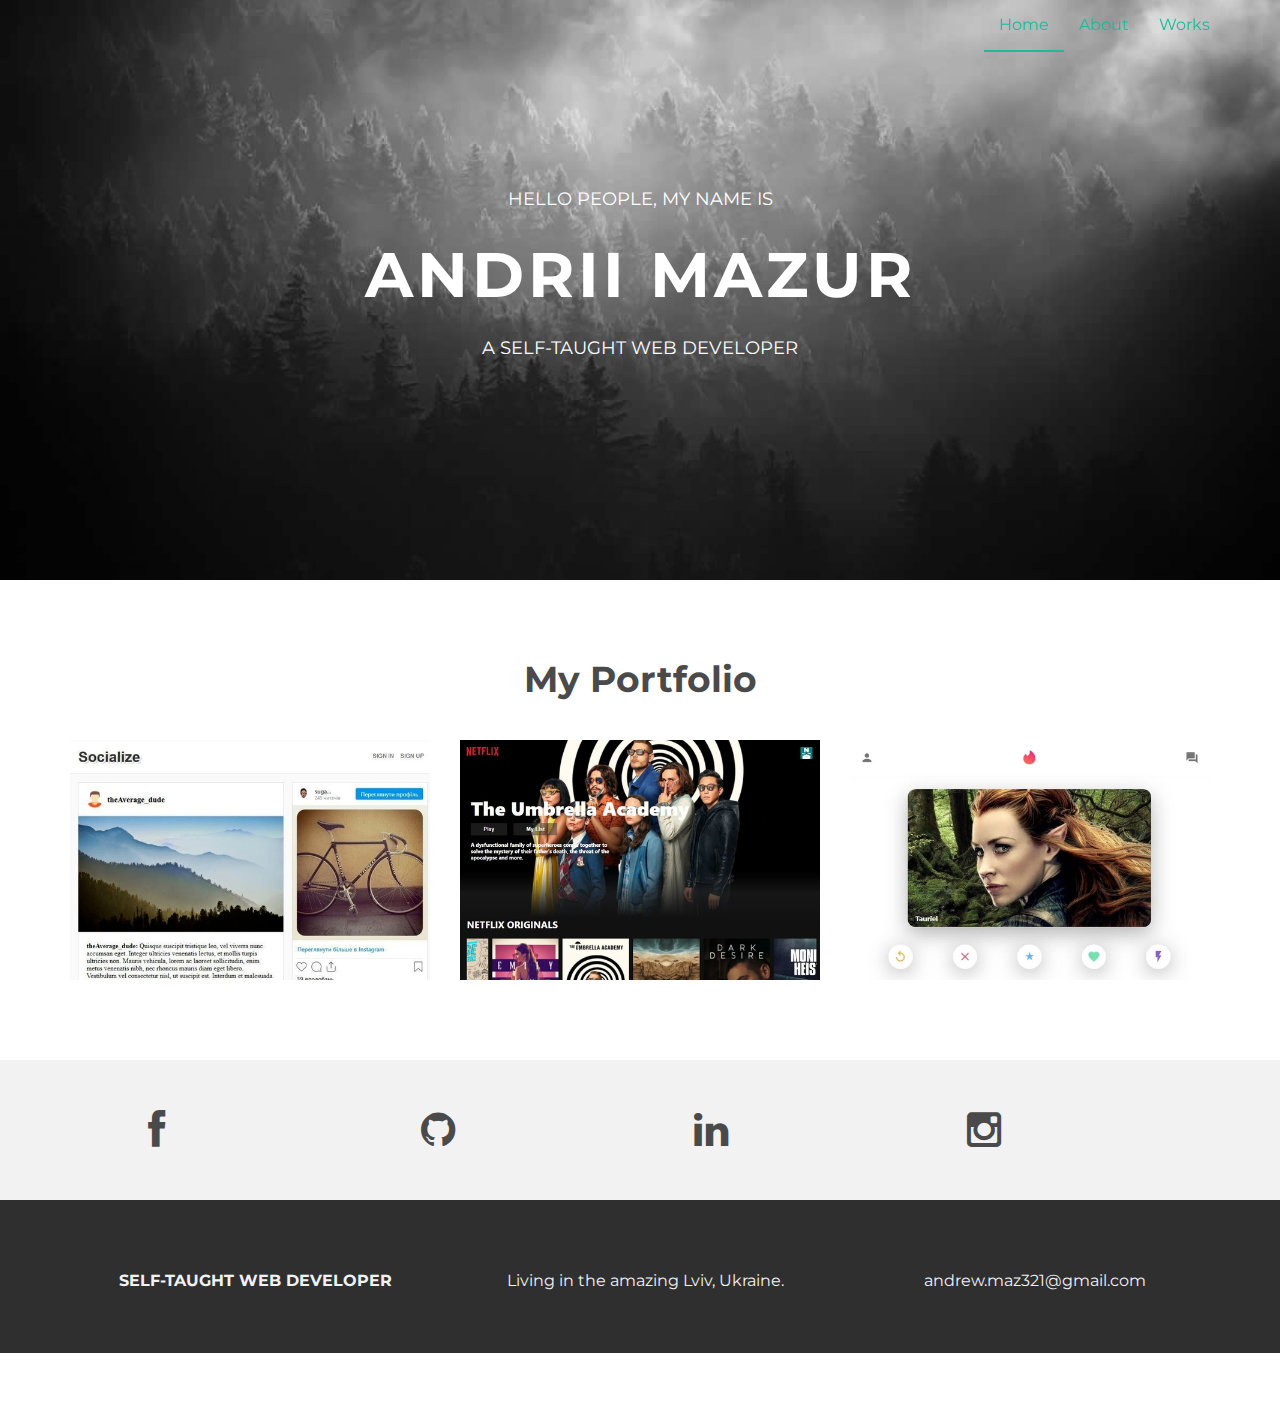
<file: index.html>
<!DOCTYPE html>
<html lang="en">
<head>
    <meta charset="utf-8">
    <meta http-equiv="X-UA-Compatible" content="IE=edge">
    <meta name="viewport" content="width=device-width, initial-scale=1">
    <meta name="description" content="">
    <meta name="author" content="">

    <title>Andrii Mazur's Website</title>

    <link href="assets/css/bootstrap.css" rel="stylesheet">
    <link href="assets/css/style.css" rel="stylesheet">
    <link href="assets/css/font-awesome.min.css" rel="stylesheet">


</head>

<body>

<div class="navbar navbar-default navbar-fixed-top" role="navigation">
    <div class="container">
        <div class="navbar-header">
            <button type="button" class="navbar-toggle" data-toggle="collapse" data-target=".navbar-collapse">
                <span class="sr-only">Toggle navigation</span>
                <span class="icon-bar"></span>
                <span class="icon-bar"></span>
                <span class="icon-bar"></span>
            </button>
        </div>
        <div class="navbar-collapse collapse">
            <ul class="nav navbar-nav navbar-right">
                <li class="active"><a href="index.html">Home</a></li>
                <li><a href="about.html">About</a></li>
                <li><a href="#works">Works</a></li>
            </ul>
        </div>
    </div>
</div>

<div id="headerwrap">
    <div class="container">
        <div class="row">
            <div class="col-lg-6 col-lg-offset-3">
                <h4>HELLO PEOPLE, MY NAME IS</h4>
                <h1>ANDRII MAZUR</h1>
                <h4>A SELF-TAUGHT WEB DEVELOPER</h4>
            </div>
        </div>
    </div>
</div>

<section id="works"></section>
<div class="container">
    <div class="row centered mt mb">
        <h1>My Portfolio</h1>
        <div class="col-lg-4 col-md-4 col-sm-4 gallery">
            <a href="work1.html"><img src="assets/img/portfolio/folio01.png" class="img-responsive"></a>
        </div>
        <div class="col-lg-4 col-md-4 col-sm-4 gallery">
            <a href="work3.html"><img src="assets/img/portfolio/folio03.png" class="img-responsive"></a>
        </div>
        <div class="col-lg-4 col-md-4 col-sm-4 gallery">
            <a href="work2.html"><img src="assets/img/portfolio/folio02.png" class="img-responsive"></a>
        </div>
    </div>
</div>

<div id="social">
    <div class="container">
        <div class="row middle">
            <div class="col-lg-2">
                <a href="https://www.facebook.com/profile.php?id=100013643197204" target="_blank"><i class="fa fa-facebook"></i></a>
            </div>
            <div class="col-lg-2">
                <a href="https://github.com/andrewDev451" target="_blank"><i class="fa fa-github"></i></a>
            </div>
            <div class="col-lg-2">
                <a href="https://www.linkedin.com/in/andrii-mazur-18618a1b9/" target="_blank"><i class="fa fa-linkedin"></i></a>
            </div>
            <div class="col-lg-2">
                <a href="https://www.instagram.com/andrewanderson757/" target="_blank"><i class="fa fa-instagram"></i></a>
            </div>

        </div>
    </div>
</div>

<div id="footerwrap">
    <div class="container">
        <div class="row centered">
            <div class="col-lg-4">
                <p><b>SELF-TAUGHT WEB DEVELOPER</b></p>
            </div>

            <div class="col-lg-4">
                <p>Living in the amazing Lviv, Ukraine.</p>
            </div>
            <div class="col-lg-4">
				<a href="mailto: andrew.maz321@gmail.com"><p>andrew.maz321@gmail.com</p></a>
            </div>
        </div>
    </div>
</div>

<script src="https://ajax.googleapis.com/ajax/libs/jquery/1.11.0/jquery.min.js"></script>
<script src="assets/js/bootstrap.min.js"></script>
</body>
</html>
</file>
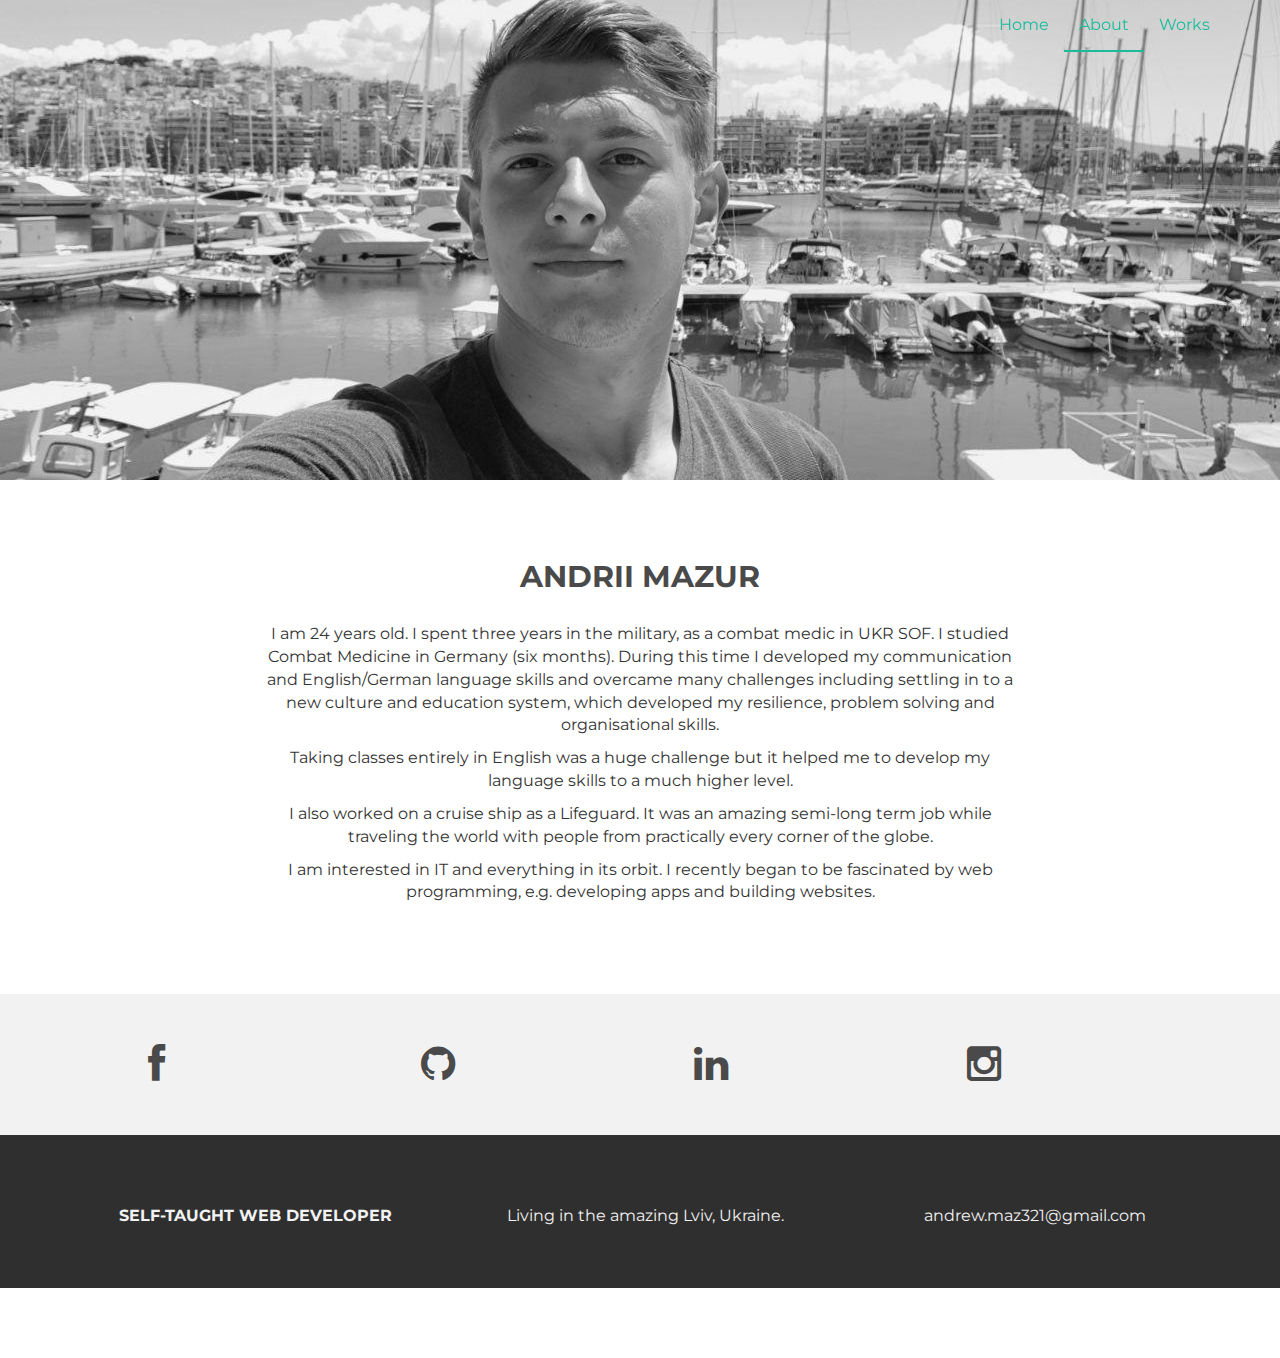
<file: about.html>
<!DOCTYPE html>
<html lang="en">
<head>
    <meta charset="utf-8">
    <meta http-equiv="X-UA-Compatible" content="IE=edge">
    <meta name="viewport" content="width=device-width, initial-scale=1">
    <meta name="description" content="">
    <meta name="author" content="">

    <title>Andrii Mazur's Website</title>

    <link href="assets/css/bootstrap.css" rel="stylesheet">

    <link href="assets/css/style.css" rel="stylesheet">
    <link href="assets/css/font-awesome.min.css" rel="stylesheet">
</head>

<body>

<div class="navbar navbar-default navbar-fixed-top" role="navigation">
    <div class="container">
        <div class="navbar-header">
            <button type="button" class="navbar-toggle" data-toggle="collapse" data-target=".navbar-collapse">
                <span class="sr-only">Toggle navigation</span>
                <span class="icon-bar"></span>
                <span class="icon-bar"></span>
                <span class="icon-bar"></span>
            </button>
        </div>
        <div class="navbar-collapse collapse">
            <ul class="nav navbar-nav navbar-right">
                <li><a href="index.html">Home</a></li>
                <li class="active"><a href="about.html">About</a></li>
                <li><a href="index.html#works">Works</a></li>
            </ul>
        </div>
    </div>
</div>


<div id="aboutwrap">
    <div class="container">
        <div class="row">
            <div class="col-lg-6 col-lg-offset-3">
            </div>
        </div>
    </div>
</div>

<div class="container">
    <div class="row centered mt mb">
        <div class="col-lg-8 col-lg-offset-2">
            <h2 class="name">ANDRII MAZUR</h2>
            <p>I am 24 years old. I spent three years in the military, as a combat medic in UKR SOF. I studied Combat
                Medicine in Germany (six months). During this time I developed my communication and English/German
                language skills and overcame many challenges including settling in to a new culture and education
                system, which developed my resilience, problem solving and organisational skills.</p>
            <p>Taking classes entirely in English was a huge challenge but it helped me to develop my language skills to
                a much higher level.</p>
            <p>I also worked on a cruise ship as a Lifeguard. It was an amazing semi-long term job while traveling the
                world with people from practically every corner of the globe.</p>

            <p>I am interested in IT and everything in its orbit. I recently began to be fascinated by web programming,
                e.g. developing apps and building websites. </p>

        </div>

    </div>
</div>

<div id="social">
    <div class="container">
        <div class="row middle">
            <div class="col-lg-2">
                <a href="https://www.facebook.com/profile.php?id=100013643197204" target="_blank"><i
                        class="fa fa-facebook"></i></a>
            </div>
            <div class="col-lg-2">
                <a href="https://github.com/andrewDev451" target="_blank"><i class="fa fa-github"></i></a>
            </div>
            <div class="col-lg-2">
                <a href="https://www.linkedin.com/in/andrii-mazur-18618a1b9/" target="_blank"><i
                        class="fa fa-linkedin"></i></a>
            </div>
            <div class="col-lg-2">
                <a href="https://www.instagram.com/andrewanderson757/" target="_blank"><i
                        class="fa fa-instagram"></i></a>
            </div>

        </div>
    </div>
</div>

<div id="footerwrap">
    <div class="container">
        <div class="row centered">
            <div class="col-lg-4">
                <p><b>SELF-TAUGHT WEB DEVELOPER</b></p>
            </div>

            <div class="col-lg-4">
                <p>Living in the amazing Lviv, Ukraine.</p>
            </div>
            <div class="col-lg-4">
                <a href="mailto: andrew.maz321@gmail.com"><p>andrew.maz321@gmail.com</p></a>
            </div>

        </div>

    </div>
</div>

<script src="https://ajax.googleapis.com/ajax/libs/jquery/1.11.0/jquery.min.js"></script>
<script src="assets/js/bootstrap.min.js"></script>
</body>
</html>
</file>
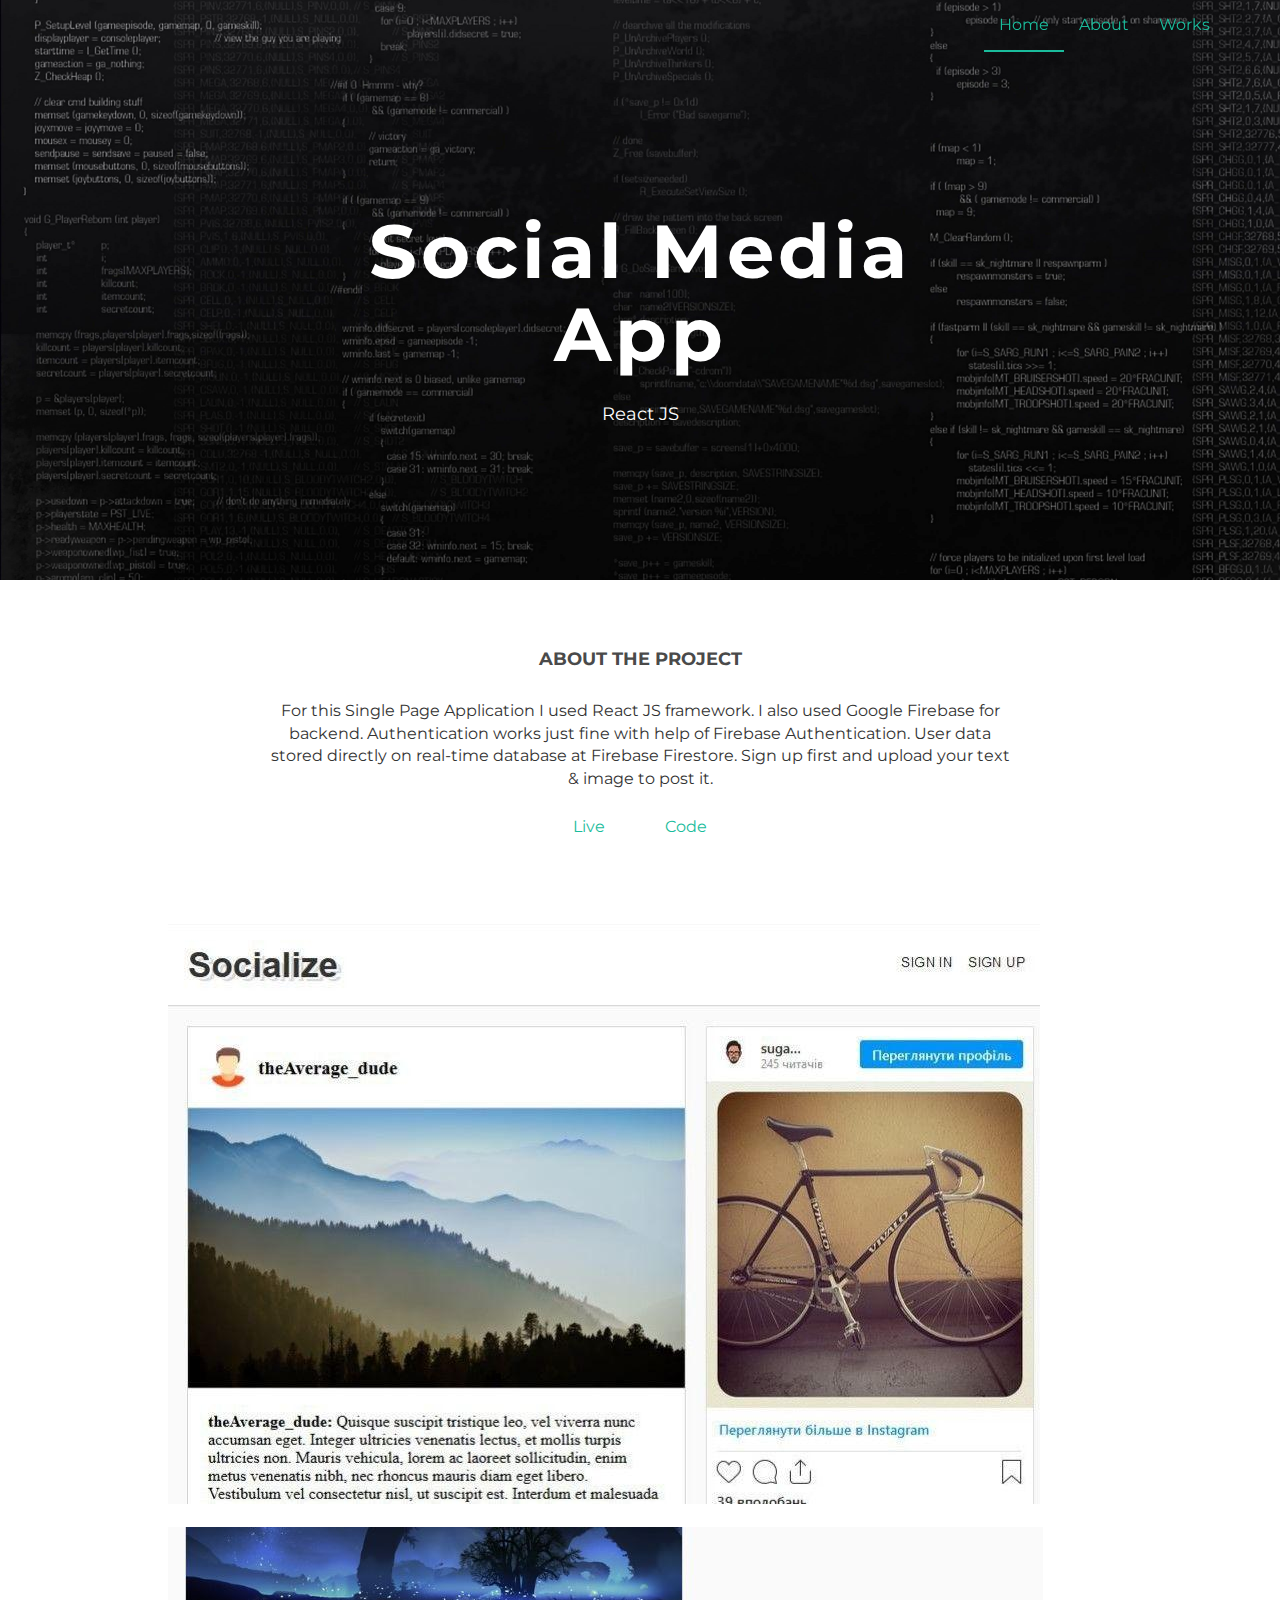
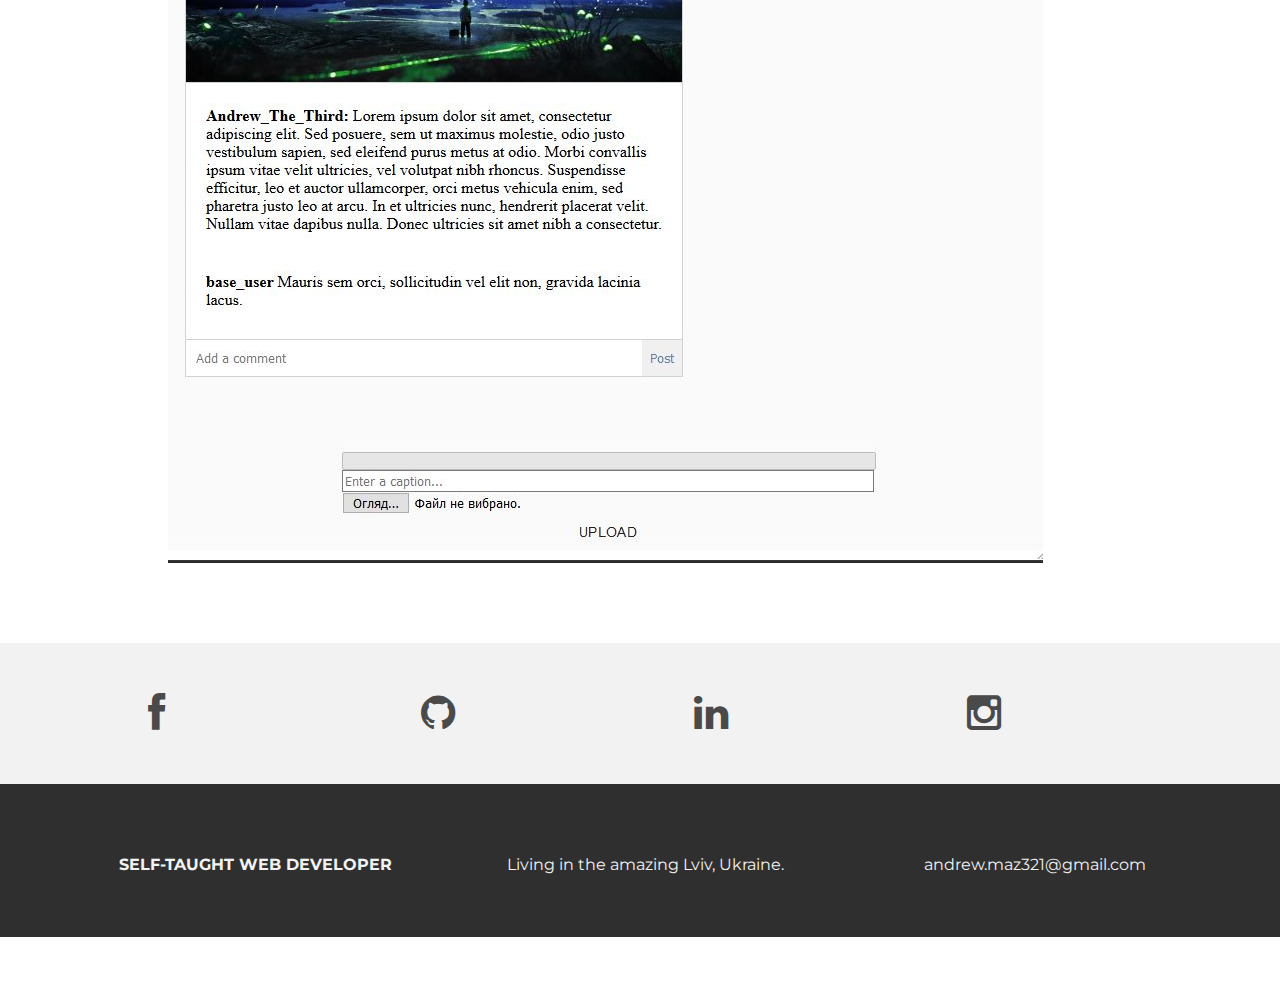
<file: work1.html>
<!DOCTYPE html>
<html lang="en">
<head>
    <meta charset="utf-8">
    <meta http-equiv="X-UA-Compatible" content="IE=edge">
    <meta name="viewport" content="width=device-width, initial-scale=1">
    <meta name="description" content="">
    <meta name="author" content="">

    <title>Andrii Mazur's Website</title>

    <link href="assets/css/bootstrap.css" rel="stylesheet">

    <link href="assets/css/style.css" rel="stylesheet">
    <link href="assets/css/font-awesome.min.css" rel="stylesheet">
</head>

<body>

<div class="navbar navbar-default navbar-fixed-top" role="navigation">
    <div class="container">
        <div class="navbar-header">
            <button type="button" class="navbar-toggle" data-toggle="collapse" data-target=".navbar-collapse">
                <span class="sr-only">Toggle navigation</span>
                <span class="icon-bar"></span>
                <span class="icon-bar"></span>
                <span class="icon-bar"></span>
            </button>
        </div>
        <div class="navbar-collapse collapse">
            <ul class="nav navbar-nav navbar-right">
                <li class="active"><a href="index.html">Home</a></li>
                <li><a href="about.html">About</a></li>
                <li><a href="index.html#works">Works</a></li>
            </ul>
        </div>
    </div>
</div>


<div id="workwrap">
    <div class="container">
        <div class="row">
            <div class="col-lg-6 col-lg-offset-3">
                <h1>Social Media App</h1>
                <h4>React JS</h4>
            </div>
        </div>
    </div>
</div>

<section></section>
<div class="container">
    <div class="row centered mt mb column">
        <div class="col-lg-8 col-lg-offset-2">
            <h4 class="works-about">ABOUT THE PROJECT</h4>
            <p>For this Single Page Application I used React JS framework. I also used Google Firebase for backend.
                Authentication works just fine  with help of Firebase Authentication.
                User data stored directly on real-time database at Firebase Firestore.
                Sign up first and upload your text & image to post it.
            </p>
        </div>

        <div class="live-code">
            <div class="live-code__inner">
                <a href="https://instagram-clone-react-a4c60.web.app/" target="_blank"><p>Live</p></a>
                <a href="https://github.com/andrewDev451/Social-app" target="_blank"><p>Code</p></a>
            </div>
		</div>

        <div class="col-lg-10 col-lg-offset-1 mt">
            <img class="img-responsive" src="assets/img/portfolio/folio01.jpg">
            <br>
            <img class="img-responsive" src="assets/img/portfolio/folio01-2.JPG">
        </div>
    </div>
</div>

<div id="social">
    <div class="container">
        <div class="row middle">
            <div class="col-lg-2">
                <a href="https://www.facebook.com/profile.php?id=100013643197204" target="_blank"><i class="fa fa-facebook"></i></a>
            </div>
            <div class="col-lg-2">
                <a href="https://github.com/andrewDev451" target="_blank"><i class="fa fa-github"></i></a>
            </div>
            <div class="col-lg-2">
                <a href="https://www.linkedin.com/in/andrii-mazur-18618a1b9/" target="_blank"><i class="fa fa-linkedin"></i></a>
            </div>
            <div class="col-lg-2">
                <a href="https://www.instagram.com/andrewanderson757/" target="_blank"><i class="fa fa-instagram"></i></a>
            </div>

        </div>
    </div>
</div>

<div id="footerwrap">
    <div class="container">
        <div class="row centered">
            <div class="col-lg-4">
                <p><b>SELF-TAUGHT WEB DEVELOPER</b></p>
            </div>

            <div class="col-lg-4">
                <p>Living in the amazing Lviv, Ukraine.</p>
            </div>
            <div class="col-lg-4">
                <a href="mailto: andrew.maz321@gmail.com"><p>andrew.maz321@gmail.com</p></a>
            </div>

        </div>

    </div>
</div>

<script src="https://ajax.googleapis.com/ajax/libs/jquery/1.11.0/jquery.min.js"></script>
<script src="assets/js/bootstrap.min.js"></script>
</body>
</html>
</file>
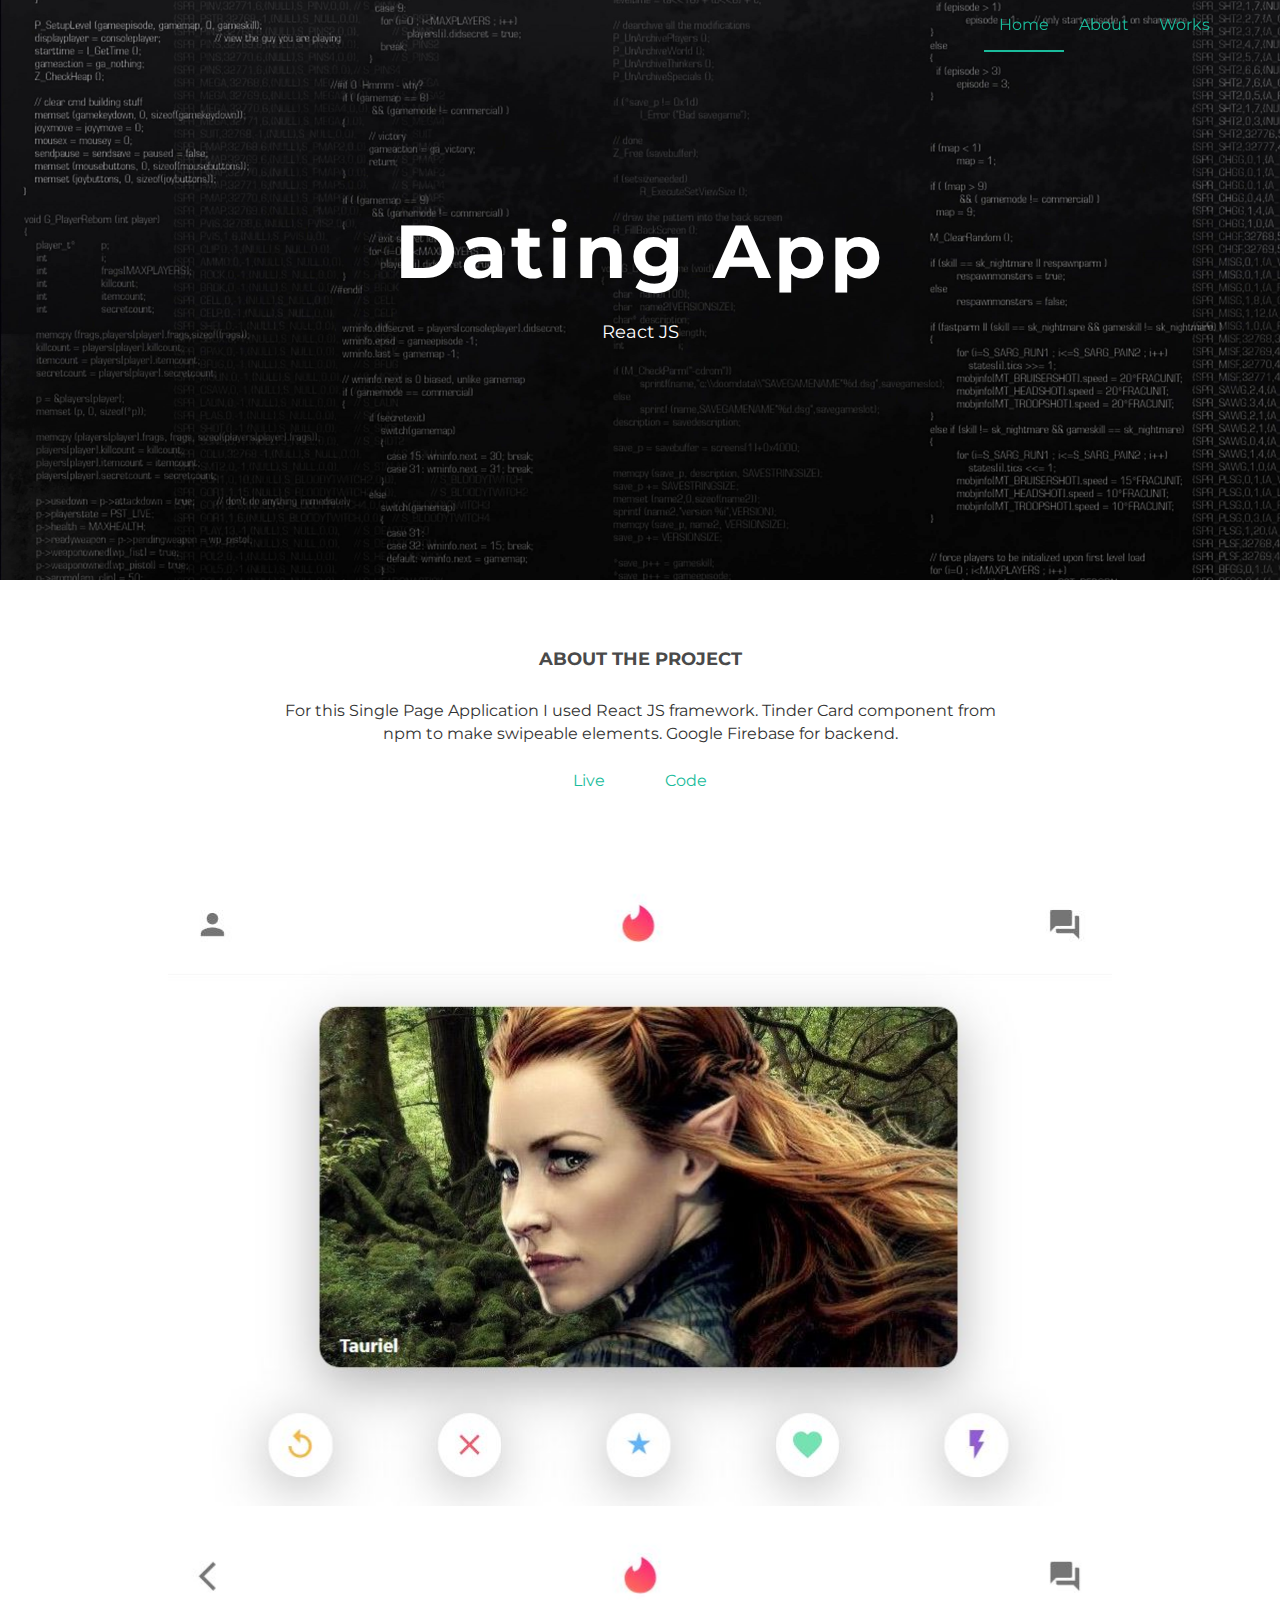
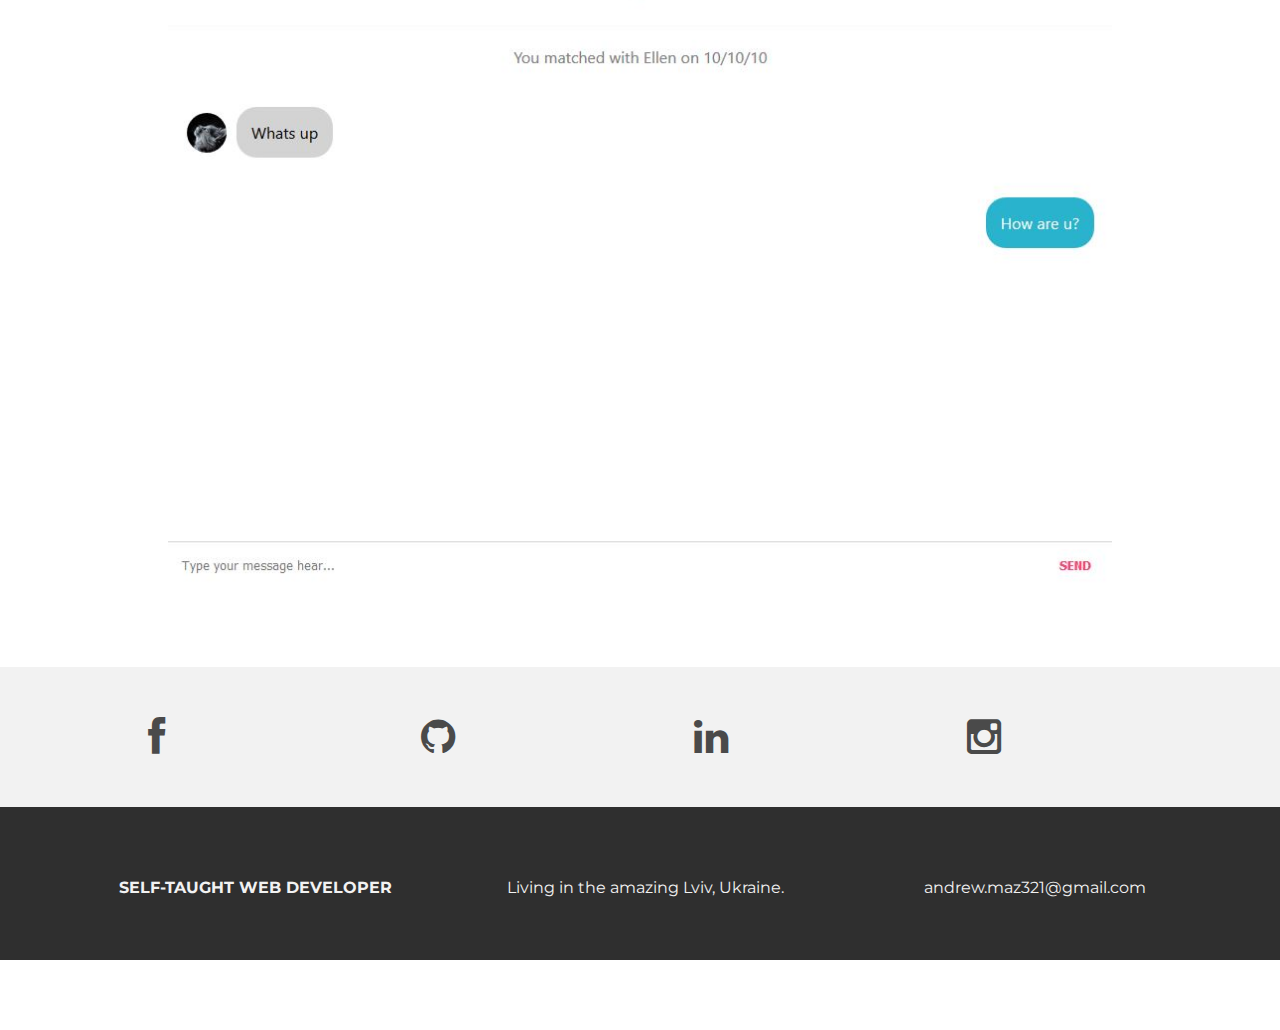
<file: work2.html>
<!DOCTYPE html>
<html lang="en">
<head>
    <meta charset="utf-8">
    <meta http-equiv="X-UA-Compatible" content="IE=edge">
    <meta name="viewport" content="width=device-width, initial-scale=1">
    <meta name="description" content="">
    <meta name="author" content="">

    <title>Andrii Mazur's Website</title>

    <link href="assets/css/bootstrap.css" rel="stylesheet">

    <link href="assets/css/style.css" rel="stylesheet">
    <link href="assets/css/font-awesome.min.css" rel="stylesheet">
</head>

<body>

<div class="navbar navbar-default navbar-fixed-top" role="navigation">
    <div class="container">
        <div class="navbar-header">
            <button type="button" class="navbar-toggle" data-toggle="collapse" data-target=".navbar-collapse">
                <span class="sr-only">Toggle navigation</span>
                <span class="icon-bar"></span>
                <span class="icon-bar"></span>
                <span class="icon-bar"></span>
            </button>
        </div>
        <div class="navbar-collapse collapse">
            <ul class="nav navbar-nav navbar-right">
                <li class="active"><a href="index.html">Home</a></li>
                <li><a href="about.html">About</a></li>
                <li><a href="index.html#works">Works</a></li>
            </ul>
        </div>
    </div>
</div>


<div id="workwrap">
    <div class="container">
        <div class="row">
            <div class="col-lg-6 col-lg-offset-3">
                <h1>Dating App</h1>
                <h4>React JS</h4>
            </div>
        </div>
    </div>
</div>

<section></section>
<div class="container">
    <div class="row centered mt mb column">
        <div class="col-lg-8 col-lg-offset-2">
            <h4 class="works-about">ABOUT THE PROJECT</h4>
            <p> For this Single Page Application I used React JS framework.
                Tinder Card component from npm to make swipeable elements.
                Google Firebase for backend.
            </p>
        </div>

        <div class="live-code">
            <div class="live-code__inner">
                <a href="https://tinder-clone-9b5ba.web.app/" target="_blank"><p>Live</p></a>
                <a href="https://github.com/andrewDev451/Dating-app" target="_blank"><p>Code</p></a>
            </div>
		</div>

        <div class="col-lg-10 col-lg-offset-1 mt">
            <img class="img-responsive" src="assets/img/portfolio/folio02.JPG">
            <br>
            <img class="img-responsive" src="assets/img/portfolio/folio02-02.JPG">
        </div>
    </div>
</div>

<div id="social">
    <div class="container">
        <div class="row middle">
            <div class="col-lg-2">
                <a href="https://www.facebook.com/profile.php?id=100013643197204" target="_blank"><i class="fa fa-facebook"></i></a>
            </div>
            <div class="col-lg-2">
                <a href="https://github.com/andrewDev451" target="_blank"><i class="fa fa-github"></i></a>
            </div>
            <div class="col-lg-2">
                <a href="https://www.linkedin.com/in/andrii-mazur-18618a1b9/" target="_blank"><i class="fa fa-linkedin"></i></a>
            </div>
            <div class="col-lg-2">
                <a href="https://www.instagram.com/andrewanderson757/" target="_blank"><i class="fa fa-instagram"></i></a>
            </div>

        </div>
    </div>
</div>

<div id="footerwrap">
    <div class="container">
        <div class="row centered">
            <div class="col-lg-4">
                <p><b>SELF-TAUGHT WEB DEVELOPER</b></p>
            </div>

            <div class="col-lg-4">
                <p>Living in the amazing Lviv, Ukraine.</p>
            </div>
            <div class="col-lg-4">
                <a href="mailto: andrew.maz321@gmail.com"><p>andrew.maz321@gmail.com</p></a>
            </div>

        </div>

    </div>
</div>

<script src="https://ajax.googleapis.com/ajax/libs/jquery/1.11.0/jquery.min.js"></script>
<script src="assets/js/bootstrap.min.js"></script>
</body>
</html>
</file>
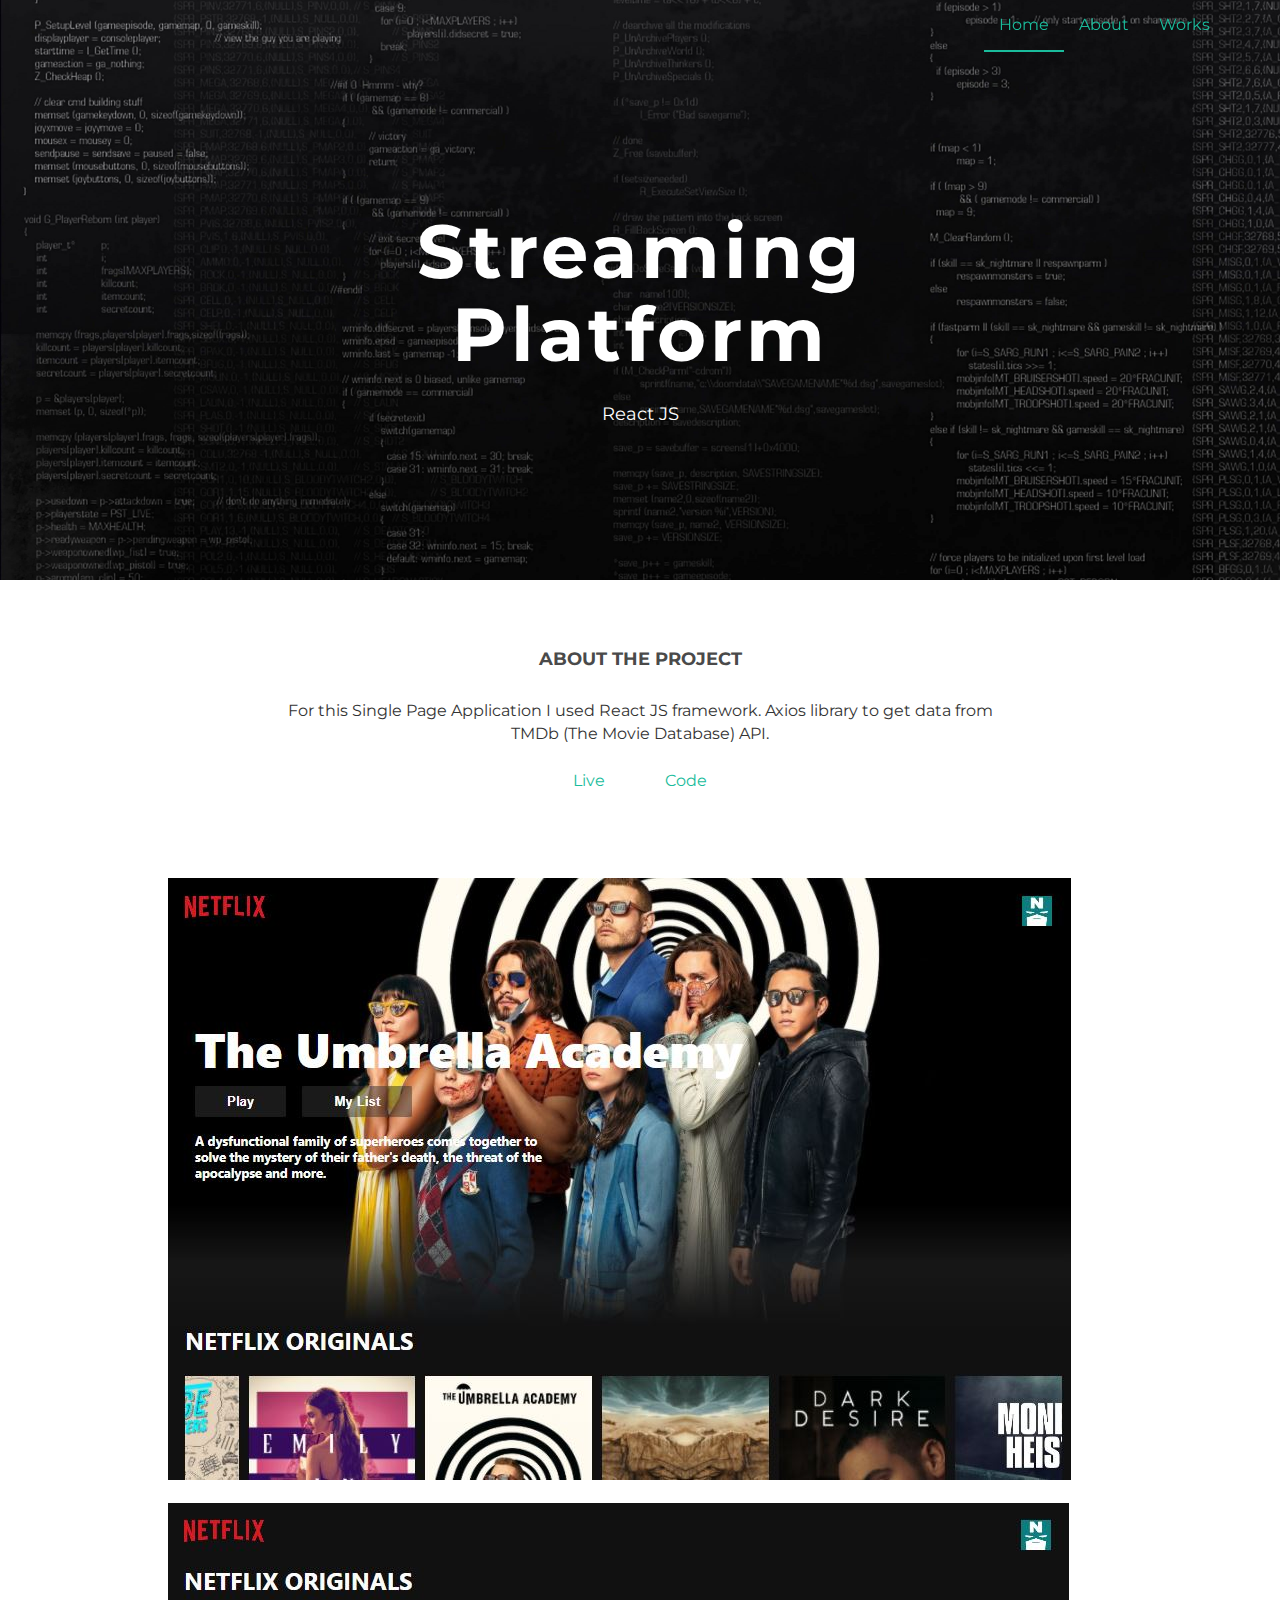
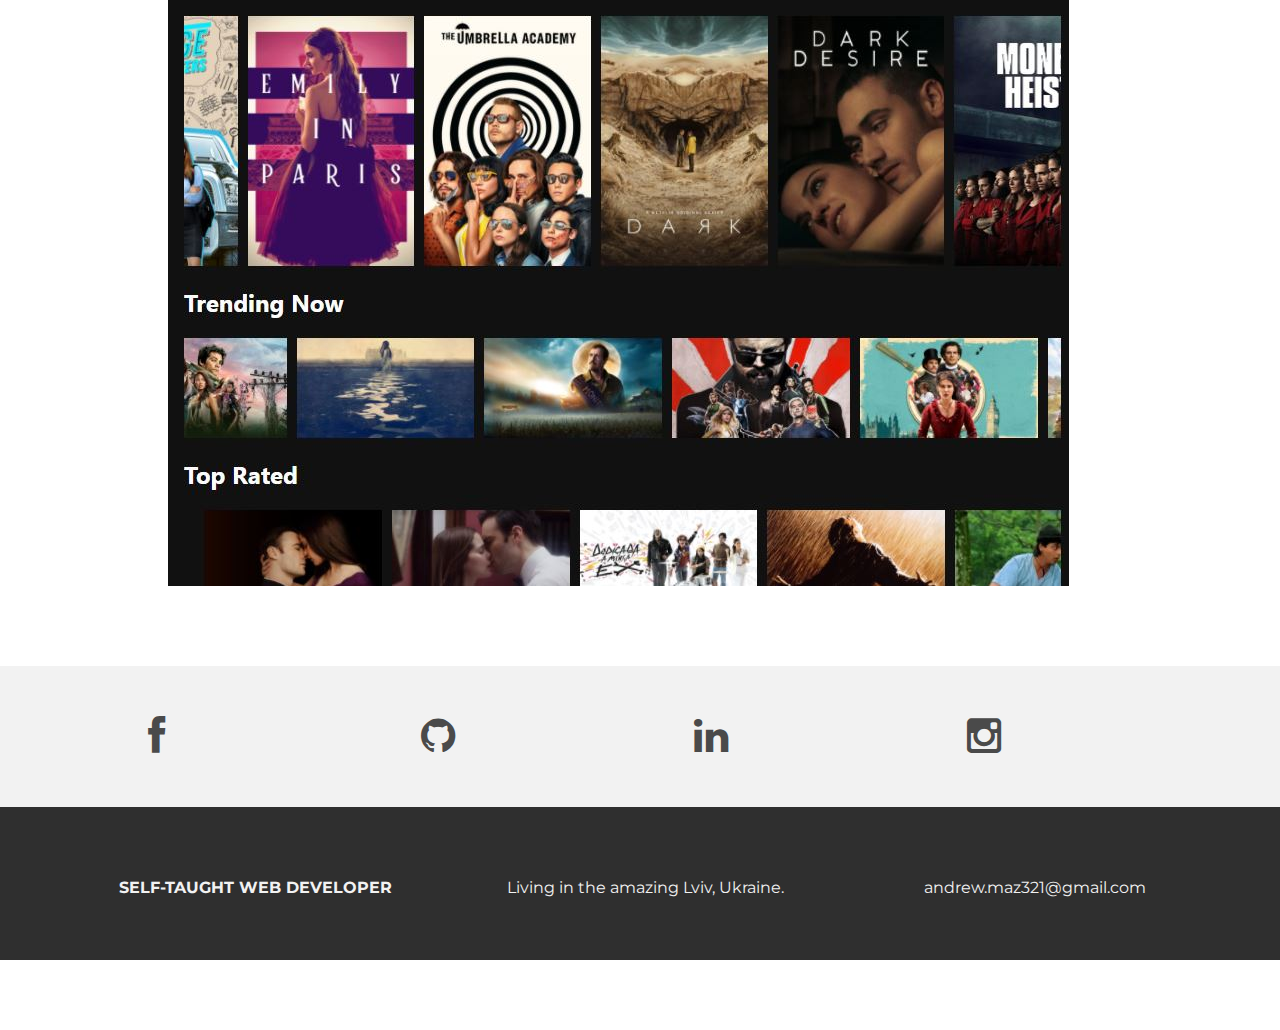
<file: work3.html>
<!DOCTYPE html>
<html lang="en">
<head>
    <meta charset="utf-8">
    <meta http-equiv="X-UA-Compatible" content="IE=edge">
    <meta name="viewport" content="width=device-width, initial-scale=1">
    <meta name="description" content="">
    <meta name="author" content="">

    <title>Andrii Mazur's Website</title>

    <link href="assets/css/bootstrap.css" rel="stylesheet">

    <link href="assets/css/style.css" rel="stylesheet">
    <link href="assets/css/font-awesome.min.css" rel="stylesheet">
</head>

<body>

<div class="navbar navbar-default navbar-fixed-top" role="navigation">
    <div class="container">
        <div class="navbar-header">
            <button type="button" class="navbar-toggle" data-toggle="collapse" data-target=".navbar-collapse">
                <span class="sr-only">Toggle navigation</span>
                <span class="icon-bar"></span>
                <span class="icon-bar"></span>
                <span class="icon-bar"></span>
            </button>
        </div>
        <div class="navbar-collapse collapse">
            <ul class="nav navbar-nav navbar-right">
                <li class="active"><a href="index.html">Home</a></li>
                <li><a href="about.html">About</a></li>
                <li><a href="index.html#works">Works</a></li>
            </ul>
        </div>
    </div>
</div>


<div id="workwrap">
    <div class="container">
        <div class="row">
            <div class="col-lg-6 col-lg-offset-3">
                <h1>Streaming Platform</h1>
                <h4>React JS</h4>
            </div>
        </div>
    </div>
</div>

<section></section>
<div class="container">
    <div class="row centered mt mb column">
        <div class="col-lg-8 col-lg-offset-2">
            <h4 class="works-about">ABOUT THE PROJECT</h4>
            <p> For this Single Page Application I used React JS framework.
                Axios library to get data from TMDb (The Movie Database) API.
            </p>
        </div>

        <div class="live-code">
            <div class="live-code__inner">
                <a href="https://netflix-clone-5a095.web.app/" target="_blank"><p>Live</p></a>
                <a href="https://github.com/andrewDev451/Streaming-Platform" target="_blank"><p>Code</p></a>
            </div>
		</div>

        <div class="col-lg-10 col-lg-offset-1 mt">
            <img class="img-responsive" src="assets/img/portfolio/folio03.JPG">
            <br>
            <img class="img-responsive" src="assets/img/portfolio/folio03-2.JPG">
        </div>
    </div>
</div>

<div id="social">
    <div class="container">
        <div class="row middle">
            <div class="col-lg-2">
                <a href="https://www.facebook.com/profile.php?id=100013643197204" target="_blank"><i class="fa fa-facebook"></i></a>
            </div>
            <div class="col-lg-2">
                <a href="https://github.com/andrewDev451" target="_blank"><i class="fa fa-github"></i></a>
            </div>
            <div class="col-lg-2">
                <a href="https://www.linkedin.com/in/andrii-mazur-18618a1b9/" target="_blank"><i class="fa fa-linkedin"></i></a>
            </div>
            <div class="col-lg-2">
                <a href="https://www.instagram.com/andrewanderson757/" target="_blank"><i class="fa fa-instagram"></i></a>
            </div>

        </div>
    </div>
</div>

<div id="footerwrap">
    <div class="container">
        <div class="row centered">
            <div class="col-lg-4">
                <p><b>SELF-TAUGHT WEB DEVELOPER</b></p>
            </div>

            <div class="col-lg-4">
                <p>Living in the amazing Lviv, Ukraine.</p>
            </div>
            <div class="col-lg-4">
                <a href="mailto: andrew.maz321@gmail.com"><p>andrew.maz321@gmail.com</p></a>
            </div>

        </div>

    </div>
</div>

<script src="https://ajax.googleapis.com/ajax/libs/jquery/1.11.0/jquery.min.js"></script>
<script src="assets/js/bootstrap.min.js"></script>
</body>
</html>
</file>
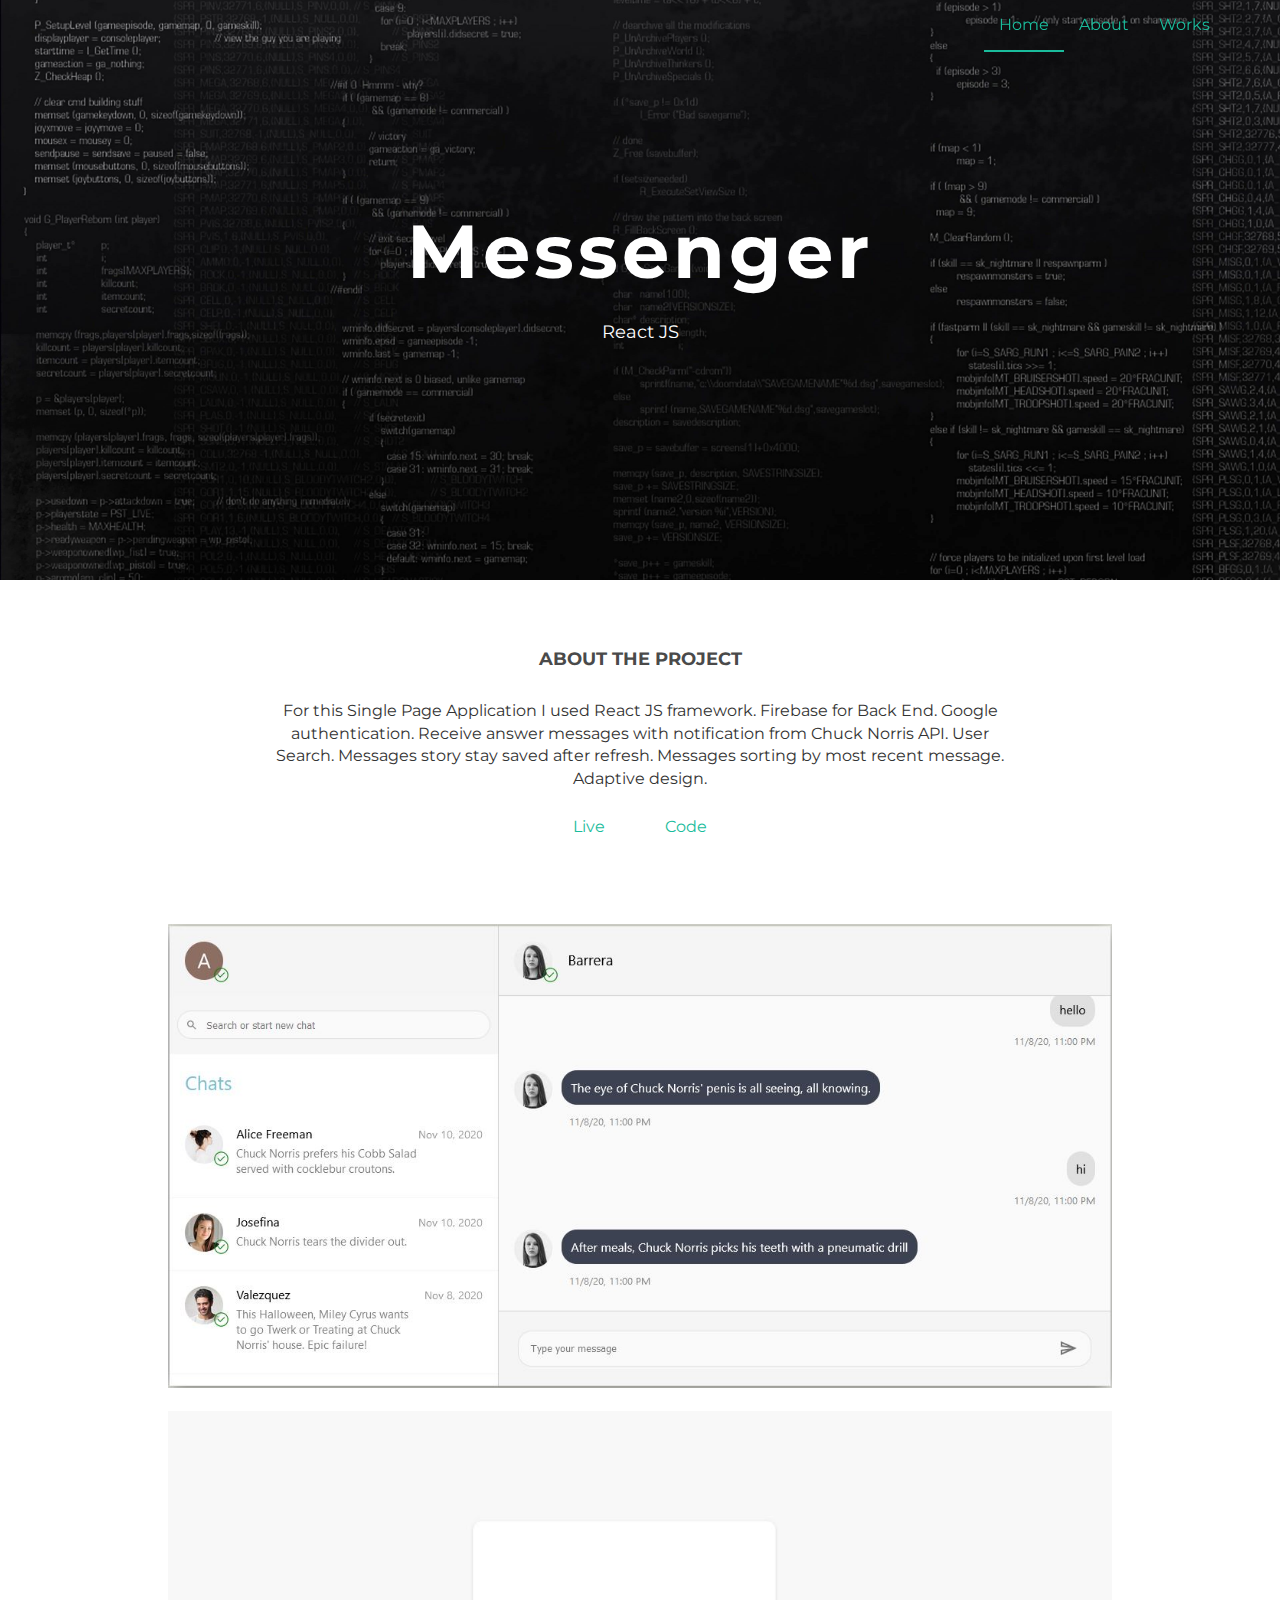
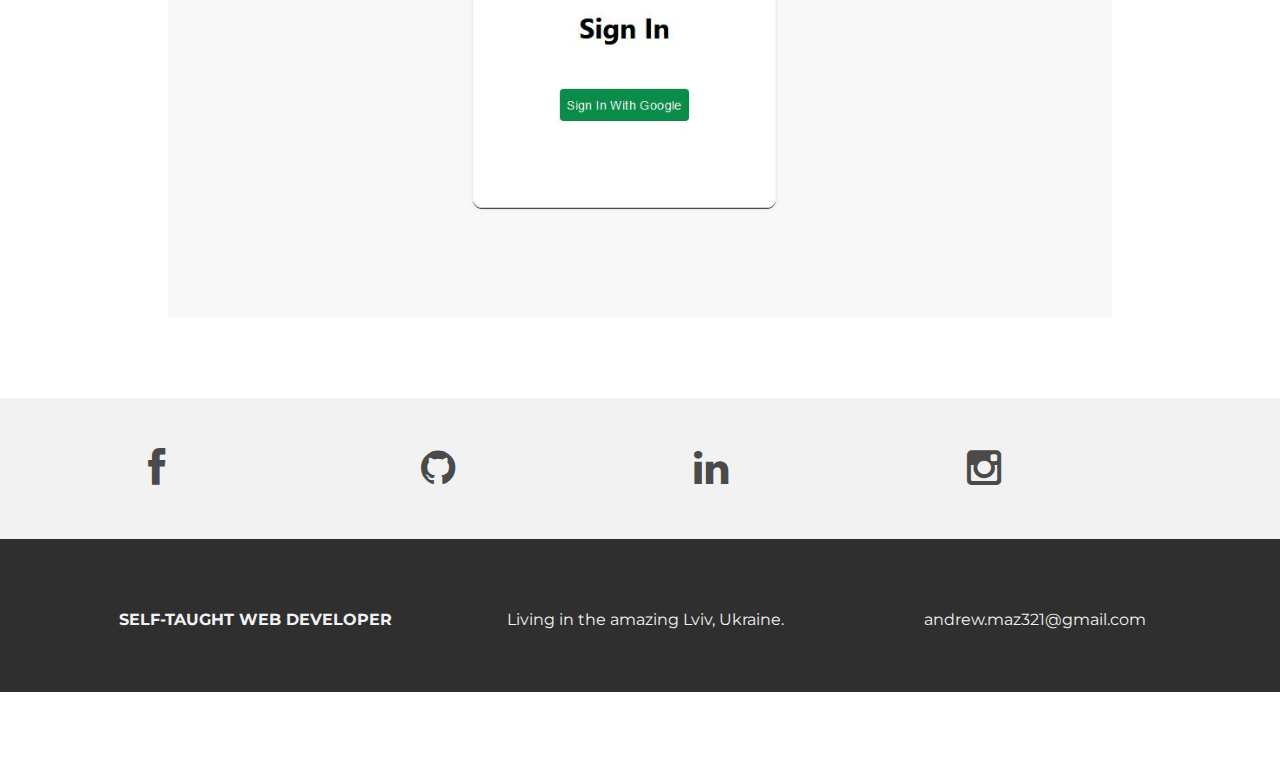
<file: work4.html>
<!DOCTYPE html>
<html lang="en">
<head>
    <meta charset="utf-8">
    <meta http-equiv="X-UA-Compatible" content="IE=edge">
    <meta name="viewport" content="width=device-width, initial-scale=1">
    <meta name="description" content="">
    <meta name="author" content="">

    <title>Andrii Mazur's Website</title>

    <link href="assets/css/bootstrap.css" rel="stylesheet">

    <link href="assets/css/style.css" rel="stylesheet">
    <link href="assets/css/font-awesome.min.css" rel="stylesheet">
</head>

<body>

<div class="navbar navbar-default navbar-fixed-top" role="navigation">
    <div class="container">
        <div class="navbar-header">
            <button type="button" class="navbar-toggle" data-toggle="collapse" data-target=".navbar-collapse">
                <span class="sr-only">Toggle navigation</span>
                <span class="icon-bar"></span>
                <span class="icon-bar"></span>
                <span class="icon-bar"></span>
            </button>
        </div>
        <div class="navbar-collapse collapse">
            <ul class="nav navbar-nav navbar-right">
                <li class="active"><a href="index.html">Home</a></li>
                <li><a href="about.html">About</a></li>
                <li><a href="index.html#works">Works</a></li>
            </ul>
        </div>
    </div>
</div>


<div id="workwrap">
    <div class="container">
        <div class="row">
            <div class="col-lg-6 col-lg-offset-3">
                <h1>Messenger</h1>
                <h4>React JS</h4>
            </div>
        </div>
    </div>
</div>

<section></section>
<div class="container">
    <div class="row centered mt mb column">
        <div class="col-lg-8 col-lg-offset-2">
            <h4 class="works-about">ABOUT THE PROJECT</h4>
            <p> For this Single Page Application I used React JS framework.
                Firebase for Back End. Google authentication.
                Receive answer messages with notification from Chuck Norris API.
                User Search. Messages story stay saved after refresh.
                Messages sorting by most recent message.
                Adaptive design.
            </p>
        </div>

        <div class="live-code">
            <div class="live-code__inner">
                <a href="https://messanger-e94d0.web.app/" target="_blank"><p>Live</p></a>
                <a href="https://github.com/andrewDev451/messenger" target="_blank"><p>Code</p></a>
            </div>
		</div>

        <div class="col-lg-10 col-lg-offset-1 mt">
            <img class="img-responsive" src="assets/img/portfolio/folio04-1.JPG">
            <br>
            <img class="img-responsive" src="assets/img/portfolio/folio04-2.JPG">
        </div>
    </div>
</div>

<div id="social">
    <div class="container">
        <div class="row middle">
            <div class="col-lg-2">
                <a href="https://www.facebook.com/profile.php?id=100013643197204" target="_blank"><i class="fa fa-facebook"></i></a>
            </div>
            <div class="col-lg-2">
                <a href="https://github.com/andrewDev451" target="_blank"><i class="fa fa-github"></i></a>
            </div>
            <div class="col-lg-2">
                <a href="https://www.linkedin.com/in/andrii-mazur-18618a1b9/" target="_blank"><i class="fa fa-linkedin"></i></a>
            </div>
            <div class="col-lg-2">
                <a href="https://www.instagram.com/andrewanderson757/" target="_blank"><i class="fa fa-instagram"></i></a>
            </div>

        </div>
    </div>
</div>

<div id="footerwrap">
    <div class="container">
        <div class="row centered">
            <div class="col-lg-4">
                <p><b>SELF-TAUGHT WEB DEVELOPER</b></p>
            </div>

            <div class="col-lg-4">
                <p>Living in the amazing Lviv, Ukraine.</p>
            </div>
            <div class="col-lg-4">
                <a href="mailto: andrew.maz321@gmail.com"><p>andrew.maz321@gmail.com</p></a>
            </div>

        </div>

    </div>
</div>

<script src="https://ajax.googleapis.com/ajax/libs/jquery/1.11.0/jquery.min.js"></script>
<script src="assets/js/bootstrap.min.js"></script>
</body>
</html>
</file>
<file: assets/css/style.css>
@import url(http://fonts.googleapis.com/css?family=Montserrat:400,700);


::-moz-selection {
    background: #f2c2c9;
    color: #a4003a;
    text-shadow: none;
}

::selection {
    background: #16a085;
    color: #a4003a;
    text-shadow: none;
}

hr {
    display: block;
    height: 1px;
    border: 0;
    border-top: 1px solid #ccc;
    margin: 1em 0;
    padding: 0;
}

.centered {
    text-align: center
}

.middle {
    display: flex;
    justify-content: space-between;
}

.column {
    display: flex;
    flex-direction: column;
}

.mt {
    margin-top: 60px;
}

.mb {
    margin-bottom: 80px;
}

body {
    font-family: 'Montserrat', sans-serif;
    font-weight: 400;
    font-size: 16px;

    -webkit-font-smoothing: antialiased;
    -webkit-overflow-scrolling: touch;
}

h1, h2, h3, h4, h5, h6 {
    font-weight: 700;
    color: #4a4a4a;
}


.navbar-brand {
    font-weight: 700;
}

.navbar-default .navbar-brand {
    color: #1abc9c;
}

.navbar-default {
    background-color: transparent;
    border-color: transparent;
}

.navbar-default .navbar-nav > .active > a, .navbar-default .navbar-nav > .active > a:hover, .navbar-default .navbar-nav > .active > a:focus {
    color: #1abc9c;
    background-color: transparent;
    border-bottom: 2px solid #1abc9c
}

.navbar-default .navbar-nav > li > a {
    color: #1abc9c;
}

.live-code {
    display: flex;
    justify-content: center;
}

.live-code__inner {
    display: flex;
}

.live-code__inner a {
    padding: 15px 30px;
    color: #1abc9c;
    text-decoration: none;
}

.live-code  a:hover {
    color: #333;
    background-color: transparent;
}

.works-about {
    margin-bottom: 30px;
}

.name {
    margin-bottom: 30px;
}

#headerwrap {
    background: url(../img/back.jpg) no-repeat center top;
    margin-top: -70px;
    padding-top: 250px;
    text-align: center;
    background-attachment: revert;
    background-position: center center;
    min-height: 650px;
    width: 100%;

    -webkit-background-size: 100%;
    -moz-background-size: 100%;
    -o-background-size: 100%;
    background-size: 100%;

    -webkit-background-size: cover;
    -moz-background-size: cover;
    -o-background-size: cover;
    background-size: cover;
}

#headerwrap h1 {
    color: #ffffff;
    padding-top: 10px;
    padding-bottom: 20px;
    letter-spacing: 4px;
    font-size: 63px;
    font-weight: bold;
}

#headerwrap h4 {
    font-weight: 400;
    color: #ffffff
}

#social {
    padding-top: 50px;
    padding-bottom: 50px;
    background-color: #f2f2f2;
}

#social i {
    font-size: 40px;
    color: #4a4a4a
}

#social i:hover {
    color: #1abc9c
}

#footerwrap {
    padding-top: 70px;
    padding-bottom: 50px;
    background-color: #2f2f2f;
}

#footerwrap p {
    color: #f2f2f2;
    margin-left: 10px;
}

#workwrap {
    background: url(../img/work.jpg) no-repeat center top;
    margin-top: -70px;
    padding-top: 250px;
    text-align: center;
    background-attachment: revert;
    background-position: center center;
    min-height: 650px;
    width: 100%;

    -webkit-background-size: 100%;
    -moz-background-size: 100%;
    -o-background-size: 100%;
    background-size: 100%;

    -webkit-background-size: cover;
    -moz-background-size: cover;
    -o-background-size: cover;
    background-size: cover;
}

#workwrap h1 {
    color: #ffffff;
    padding-top: 10px;
    padding-bottom: 20px;
    letter-spacing: 4px;
    font-size: 75px;
    font-weight: bold;
}

#workwrap h4 {
    font-weight: 400;
    color: #ffffff
}

#aboutwrap {
    background: url(../img/1.jpg) no-repeat center top;
    margin-top: -70px;
    padding-top: 250px;
    text-align: center;
    background-attachment: revert;
    background-position: center top;
    min-height: 550px;
    width: 100%;

    -webkit-background-size: 100%;
    -moz-background-size: 100%;
    -o-background-size: 100%;
    background-size: 100%;

    -webkit-background-size: cover;
    -moz-background-size: cover;
    -o-background-size: cover;
    background-size: cover;
}


.gallery {
    margin-top: 30px;
}

.gallery img:hover {
    opacity: 0.4;
}
</file>
